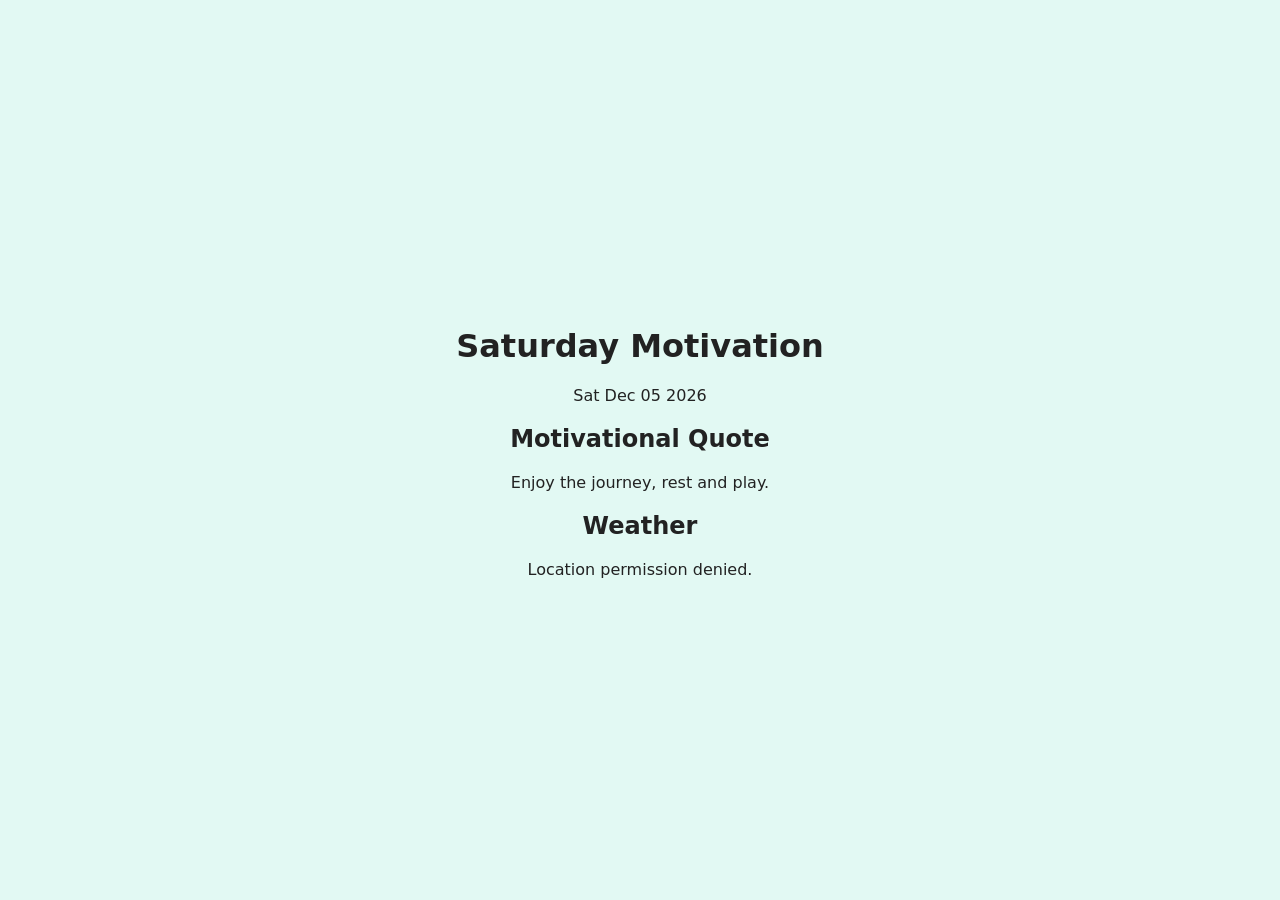
<file: index.html>
<!DOCTYPE html>
<html lang="en">
<head>
  <meta charset="UTF-8" />
  <meta name="viewport" content="width=device-width, initial-scale=1.0" />
  <title>Daily Dashboard</title>
  <link rel="stylesheet" href="styles.css" />
</head>
<body>
  <main>
    <h1 id="greeting">Welcome</h1>
    <p id="date"></p>
    <section>
      <h2>Motivational Quote</h2>
      <blockquote id="quote"></blockquote>
    </section>
    <section>
      <h2>Weather</h2>
      <p id="weather">Fetching weather...</p>
    </section>
  </main>
  <script src="app.js"></script>
</body>
</html>
</file>
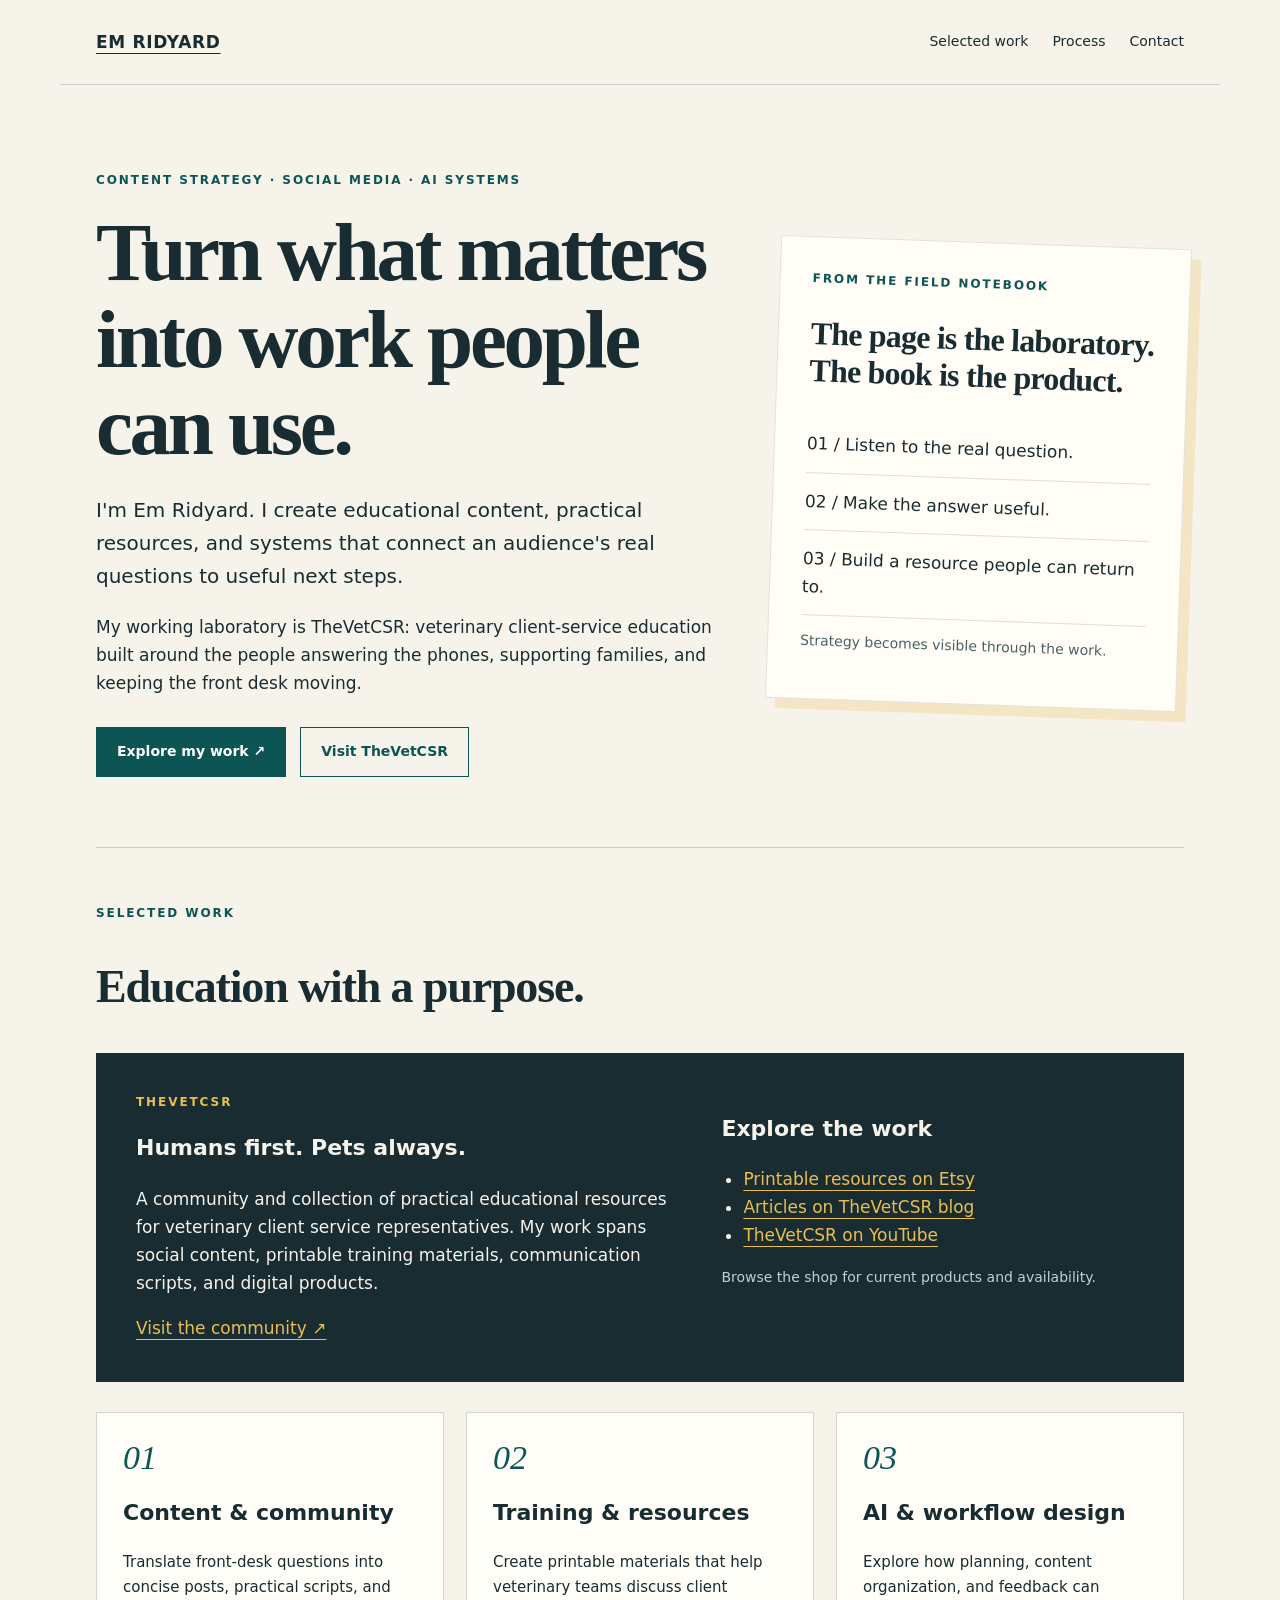
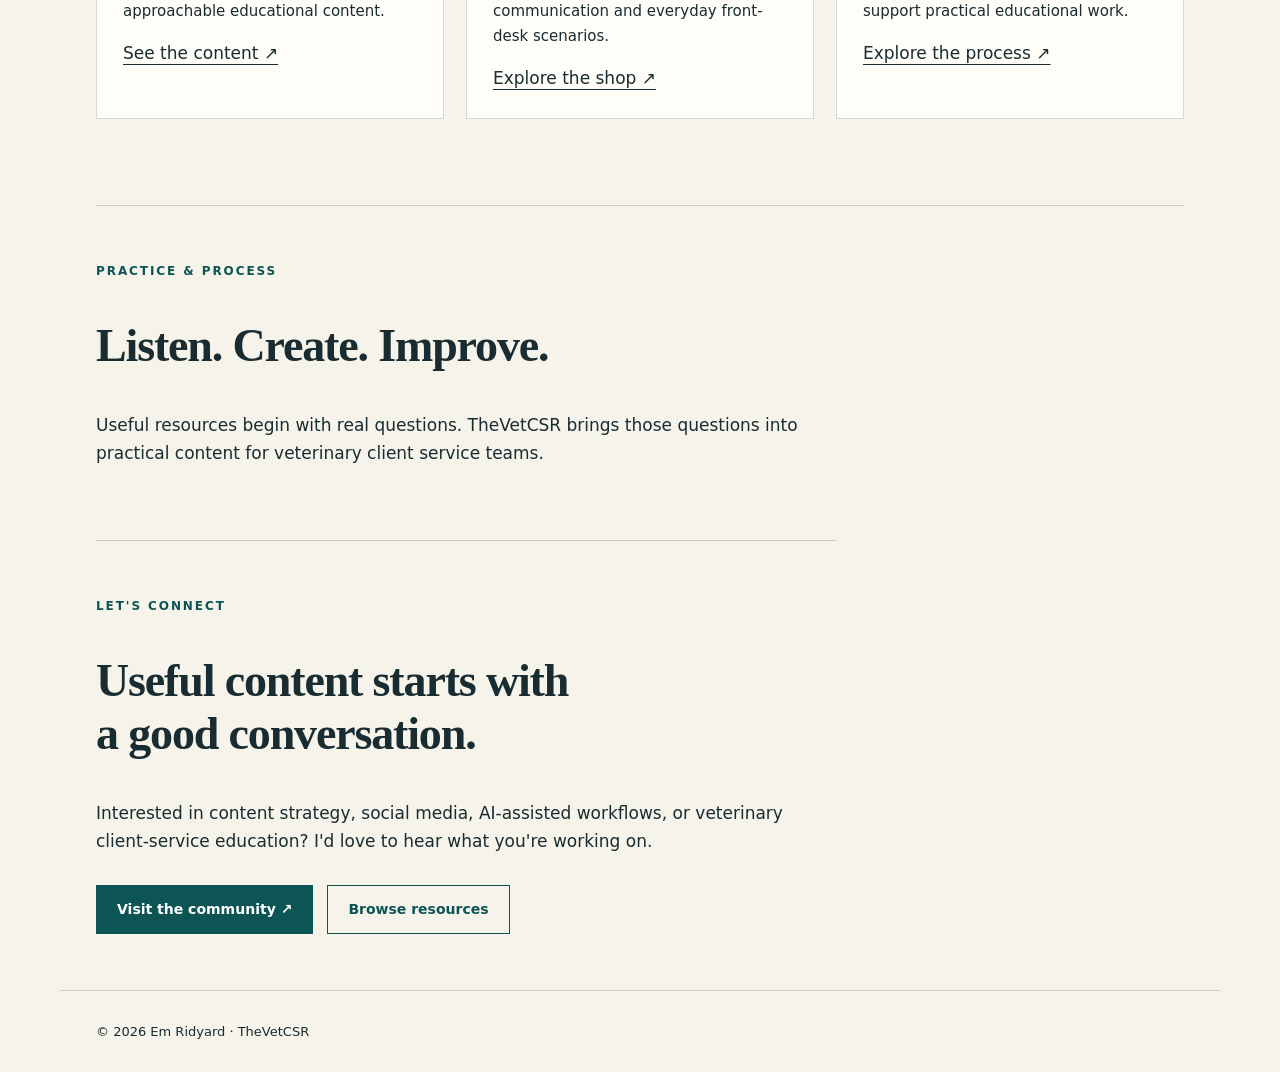
<file: portfolio/index.html>
<!doctype html>
<html lang="en"><head><meta charset="utf-8"><meta name="viewport" content="width=device-width,initial-scale=1"><meta name="description" content="Em Ridyard — AI content strategy, social media, and practical veterinary client-service education."><title>Em Ridyard | Strategy, systems & TheVetCSR</title><link rel="icon" href="data:image/svg+xml,%3Csvg xmlns='http://www.w3.org/2000/svg' viewBox='0 0 64 64'%3E%3Crect width='64' height='64' rx='14' fill='%230d5554'/%3E%3Ctext x='10' y='45' fill='white' font-family='serif' font-size='42'%3EE%3C/text%3E%3C/svg%3E"><style>
:root{--paper:#f6f3ea;--ink:#182c31;--teal:#0d5554;--yellow:#e9be53}*{box-sizing:border-box}html{scroll-behavior:smooth}body{margin:0;background:var(--paper);color:var(--ink);font:17px/1.65 system-ui,sans-serif}a{color:inherit;text-underline-offset:5px}a:focus-visible{outline:3px solid var(--teal);outline-offset:5px}.skip{position:absolute;top:-80px}.skip:focus{top:8px;background:white;padding:10px;z-index:5}header,main,footer{max-width:1160px;margin:auto;padding:0 36px}header{display:flex;align-items:center;justify-content:space-between;gap:24px;padding-top:28px;padding-bottom:28px;border-bottom:1px solid #182c3130}nav{display:flex;gap:24px;flex-wrap:wrap}nav a{font-size:14px;text-decoration:none}.brand{font-weight:800;letter-spacing:.04em}.hero{padding:86px 0 70px;display:grid;grid-template-columns:1.5fr 1fr;gap:60px;align-items:center}.eyebrow{font-size:12px;font-weight:800;letter-spacing:.16em;text-transform:uppercase;color:var(--teal)}h1{font-family:Georgia,serif;font-size:clamp(44px,6.8vw,83px);line-height:1.05;letter-spacing:-.04em;margin:18px 0 24px}h2{font: bold clamp(30px,4vw,46px)/1.15 Georgia,serif;letter-spacing:-.025em}h3{font-size:22px;line-height:1.3}p{max-width:65ch}.intro{font-size:20px}.actions{display:flex;gap:14px;flex-wrap:wrap;margin-top:30px}.button{display:inline-block;padding:12px 20px;background:var(--teal);color:white;text-decoration:none;border:1px solid var(--teal);font-weight:700;font-size:14px}.secondary{background:transparent;color:var(--teal)}.note{background:#fffdf6;padding:32px;border:1px solid #182c3120;box-shadow:10px 10px 0 #e9be5340;transform:rotate(2deg)}.note h2{font-size:32px}.note .line{padding:14px 0;border-bottom:1px solid #182c3125}.section{padding:56px 0;border-top:1px solid #182c3130;scroll-margin-top:20px}.grid{display:grid;grid-template-columns:repeat(3,1fr);gap:22px;margin:30px 0}.card{border:1px solid #182c3130;padding:26px;background:#fffdf7}.number{color:var(--teal);font:italic 34px Georgia,serif}.card p{font-size:15px}.feature{background:var(--ink);color:var(--paper);padding:40px;display:grid;grid-template-columns:1.3fr 1fr;gap:36px}.feature .eyebrow{color:var(--yellow)}.feature a{color:var(--yellow)}ul{padding-left:22px}.credentials{display:grid;grid-template-columns:1fr 1fr;gap:24px}.credential{padding:20px 0;border-bottom:1px solid #182c3130}.contact{max-width:740px}footer{padding-top:30px;padding-bottom:30px;border-top:1px solid #182c3130;font-size:13px}.quiet{font-size:14px;color:#496165}@media(max-width:760px){header,main,footer{padding-left:22px;padding-right:22px}header{align-items:flex-start;flex-direction:column;gap:14px}nav{gap:18px}.hero{grid-template-columns:1fr;padding:48px 0;gap:32px}.grid,.feature,.credentials{grid-template-columns:1fr}.note{transform:none}.feature{padding:26px}.section{padding:38px 0}}@media(prefers-reduced-motion:reduce){html{scroll-behavior:auto}}
</style></head><body><a class="skip" href="#main">Skip to content</a><header><a class="brand" href="#main">EM RIDYARD</a><nav aria-label="Main navigation"><a href="#work">Selected work</a><a href="#learning">Process</a><a href="#contact">Contact</a></nav></header><main id="main"><section class="hero"><div><div class="eyebrow">Content strategy · Social media · AI systems</div><h1>Turn what matters<br>into work people<br>can use.</h1><p class="intro">I'm Em Ridyard. I create educational content, practical resources, and systems that connect an audience's real questions to useful next steps.</p><p>My working laboratory is TheVetCSR: veterinary client-service education built around the people answering the phones, supporting families, and keeping the front desk moving.</p><div class="actions"><a class="button" href="#work">Explore my work ↗</a><a class="button secondary" href="https://www.facebook.com/thevetcsr/">Visit TheVetCSR</a></div></div><aside class="note" aria-label="Working philosophy"><div class="eyebrow">From the field notebook</div><h2>The page is the laboratory.<br>The book is the product.</h2><div class="line">01 / Listen to the real question.</div><div class="line">02 / Make the answer useful.</div><div class="line">03 / Build a resource people can return to.</div><p class="quiet">Strategy becomes visible through the work.</p></aside></section><section class="section" id="work"><div class="eyebrow">Selected work</div><h2>Education with a purpose.</h2><div class="feature"><div><div class="eyebrow">TheVetCSR</div><h3>Humans first. Pets always.</h3><p>A community and collection of practical educational resources for veterinary client service representatives. My work spans social content, printable training materials, communication scripts, and digital products.</p><a href="https://www.facebook.com/thevetcsr/">Visit the community ↗</a></div><div><h3>Explore the work</h3><ul><li><a href="https://thevetcsr.etsy.com">Printable resources on Etsy</a></li><li><a href="https://thevetcsr.blogspot.com/">Articles on TheVetCSR blog</a></li><li><a href="https://www.youtube.com/@thevetcsr">TheVetCSR on YouTube</a></li></ul><p class="quiet" style="color:#c3d1cd">Browse the shop for current products and availability.</p></div></div><div class="grid"><article class="card"><div class="number">01</div><h3>Content & community</h3><p>Translate front-desk questions into concise posts, practical scripts, and approachable educational content.</p><a href="https://www.facebook.com/thevetcsr/">See the content ↗</a></article><article class="card"><div class="number">02</div><h3>Training & resources</h3><p>Create printable materials that help veterinary teams discuss client communication and everyday front-desk scenarios.</p><a href="https://thevetcsr.etsy.com">Explore the shop ↗</a></article><article class="card"><div class="number">03</div><h3>AI & workflow design</h3><p>Explore how planning, content organization, and feedback can support practical educational work.</p><a href="#learning">Explore the process ↗</a></article></div></section><section class="section" id="learning"><div class="eyebrow">Practice & process</div><h2>Listen. Create. Improve.</h2><p>Useful resources begin with real questions. TheVetCSR brings those questions into practical content for veterinary client service teams.</p></section><section class="section contact" id="contact"><div class="eyebrow">Let's connect</div><h2>Useful content starts with<br>a good conversation.</h2><p>Interested in content strategy, social media, AI-assisted workflows, or veterinary client-service education? I'd love to hear what you're working on.</p><div class="actions"><a class="button" href="https://www.facebook.com/thevetcsr/">Visit the community ↗</a><a class="button secondary" href="https://thevetcsr.etsy.com">Browse resources</a></div></section></main><footer>© 2026 Em Ridyard · TheVetCSR</footer></body></html>
</file>
<file: styles.css>
body {
  margin: 0;
  font-family: system-ui, sans-serif;
  display: flex;
  justify-content: center;
  align-items: center;
  height: 100vh;
  text-align: center;
  transition: background 0.5s ease;
  color: #222;
}

main {
  padding: 2rem;
  max-width: 600px;
}

body.sunday { background: #f9e2e2; }
body.monday { background: #e2f0f9; }
body.tuesday { background: #e2f9e7; }
body.wednesday { background: #f9f4e2; }
body.thursday { background: #e9e2f9; }
body.friday { background: #f9e2f4; }
body.saturday { background: #e2f9f3; }
</file>
